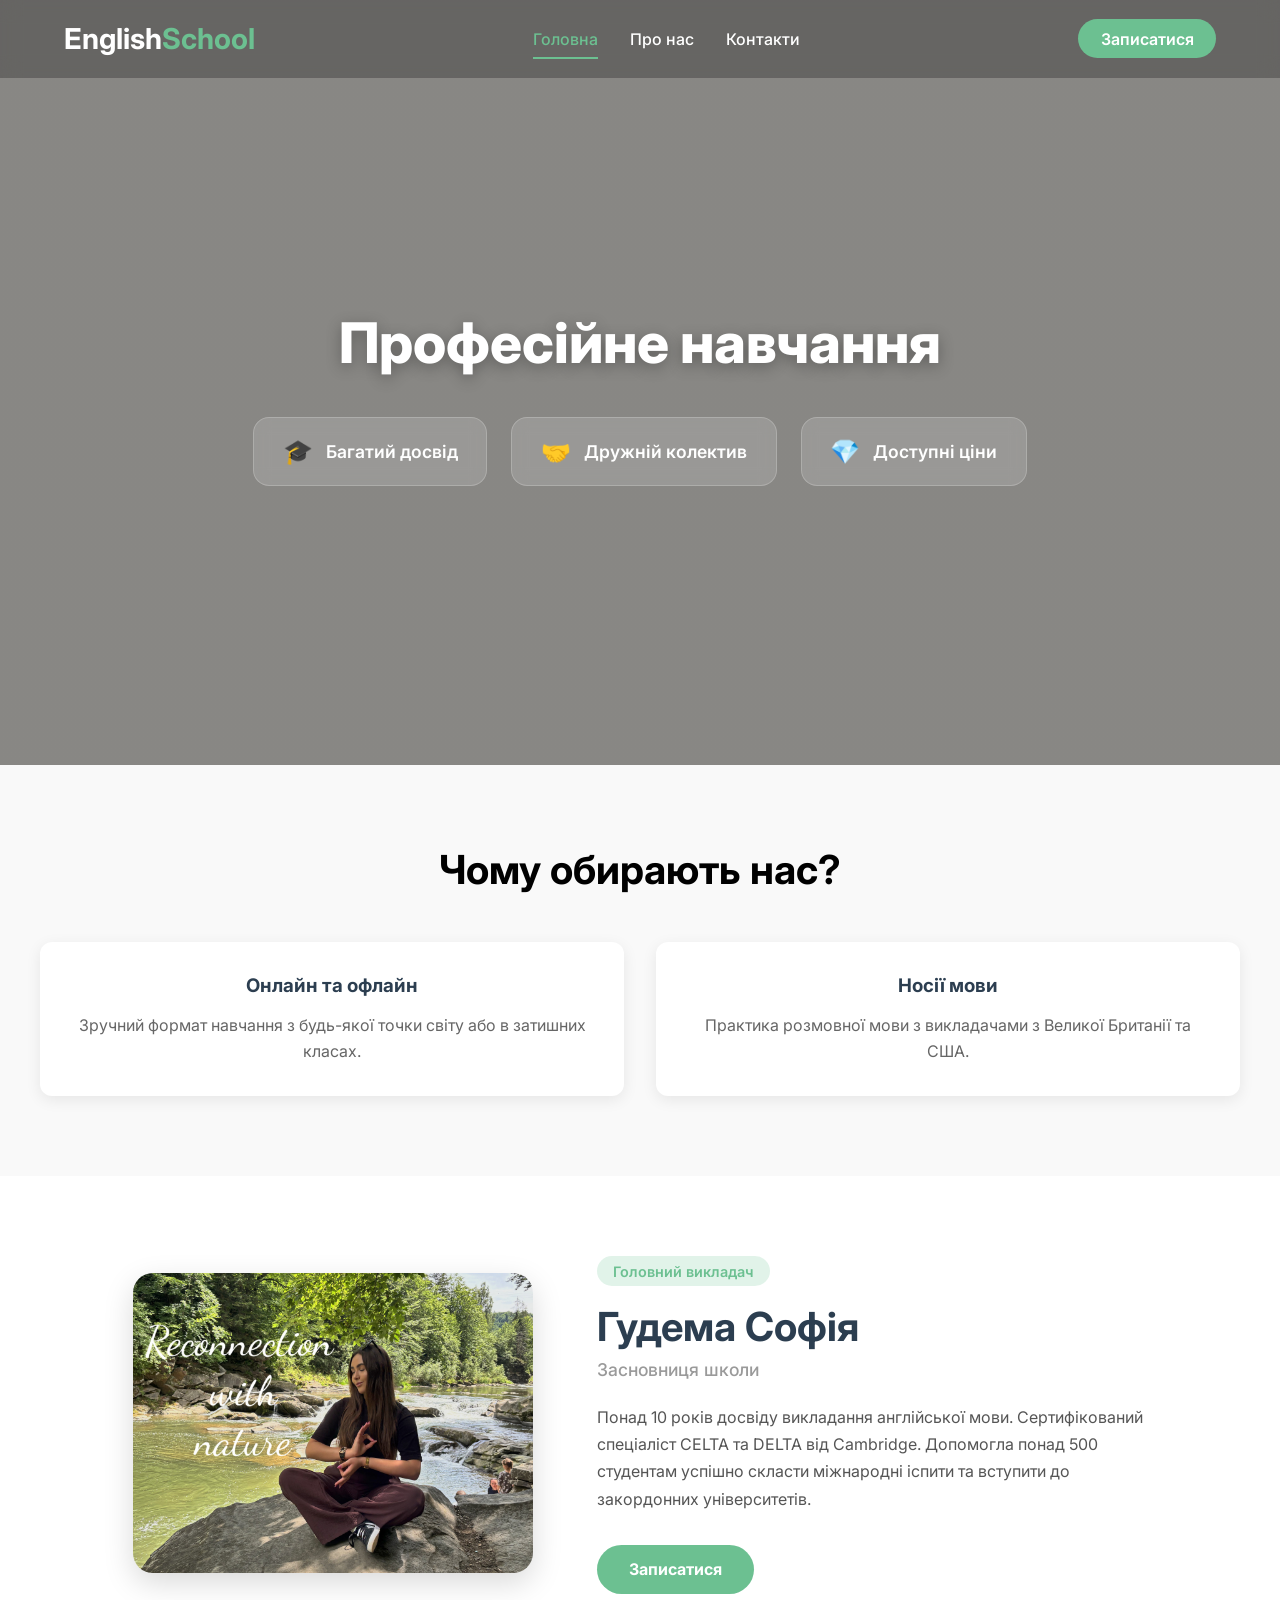
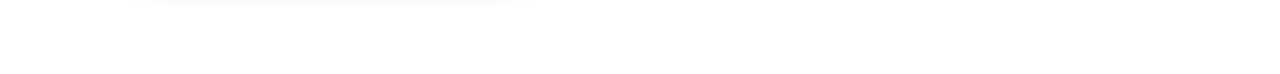
<file: index.html>
<!DOCTYPE html>
<html lang="uk">
<head>
    <meta charset="UTF-8">
    <meta name="viewport" content="width=device-width, initial-scale=1.0">
    <title>EnglishSchool</title>
    <link rel="preconnect" href="https://fonts.googleapis.com">
    <link rel="preconnect" href="https://fonts.gstatic.com" crossorigin>
    <link href="https://fonts.googleapis.com/css2?family=Inter:ital,opsz,wght@0,14..32,100..900;1,14..32,100..900&family=Roboto+Condensed:ital,wght@0,100..900;1,100..900&display=swap" rel="stylesheet">
    <link rel="stylesheet" href="style.css">
</head>
<body>
    <section class="header-section">
        <header class="header">
            <h3 class="logo">English<span>School</span></h3>
            <nav class="nav-menu">
                <ul>
                    <li><a href="#" class="active">Головна</a></li>
                    <li><a href="#about-teacher">Про нас</a></li>
                    <li><a href="https://www.instagram.com/h.sofi.m?stkn=dm1hYTZ1bGk5NTBt" target="_blank" rel="noopener noreferrer">Контакти</a></li>
                </ul>
            </nav>
            <a href="register.html" target="_blank" class="header-btn">Записатися</a>
        </header>

        <div class="englishschool-container">
            <h1>Професійне навчання</h1>
            
            <div class="englishschool-elements">
                <div class="element">
                    <span class="element-icon">🎓</span>
                    <h3>Багатий досвід</h3>
                </div>
                <div class="element">
                    <span class="element-icon">🤝</span>
                    <h3>Дружній колектив</h3>
                </div>
                <div class="element">
                    <span class="element-icon">💎</span>
                    <h3>Доступні ціни</h3>
                </div>
            </div>
        </div>
    </section>

    <section class="about-section">
        <div class="container">
            <h2>Чому обирають нас?</h2>
            <div class="cards-grid">
                <article class="card">
                    <h3>Онлайн та офлайн</h3>
                    <p>Зручний формат навчання з будь-якої точки світу або в затишних класах.</p>
                </article>

                <article class="card">
                    <h3>Носії мови</h3>
                    <p>Практика розмовної мови з викладачами з Великої Британії та США.</p>
                </article> 
            </div>
        </div>
    </section>   

    <section class="teacher-section" id="about-teacher">
        <div class="container teacher-container">
            <div class="teacher-image">
                <img src="images/teacher.jpg" alt="Фото викладача">
            </div>
            <div class="teacher-info">
                <span class="teacher-badge">Головний викладач</span>
                <h2>Гудема Софія</h2>
                <p class="teacher-subtitle">Засновниця школи </p>
                <p class="teacher-description">
                    Понад 10 років досвіду викладання англійської мови. Сертифікований спеціаліст CELTA та DELTA від Cambridge. Допомогла понад 500 студентам успішно скласти міжнародні іспити та вступити до закордонних університетів.
                </p>
                <a href="register.html" target="_blank" class="teacher-btn">Записатися</a>
            </div>
        </div>
    </section>
</body>
</html>
</file>
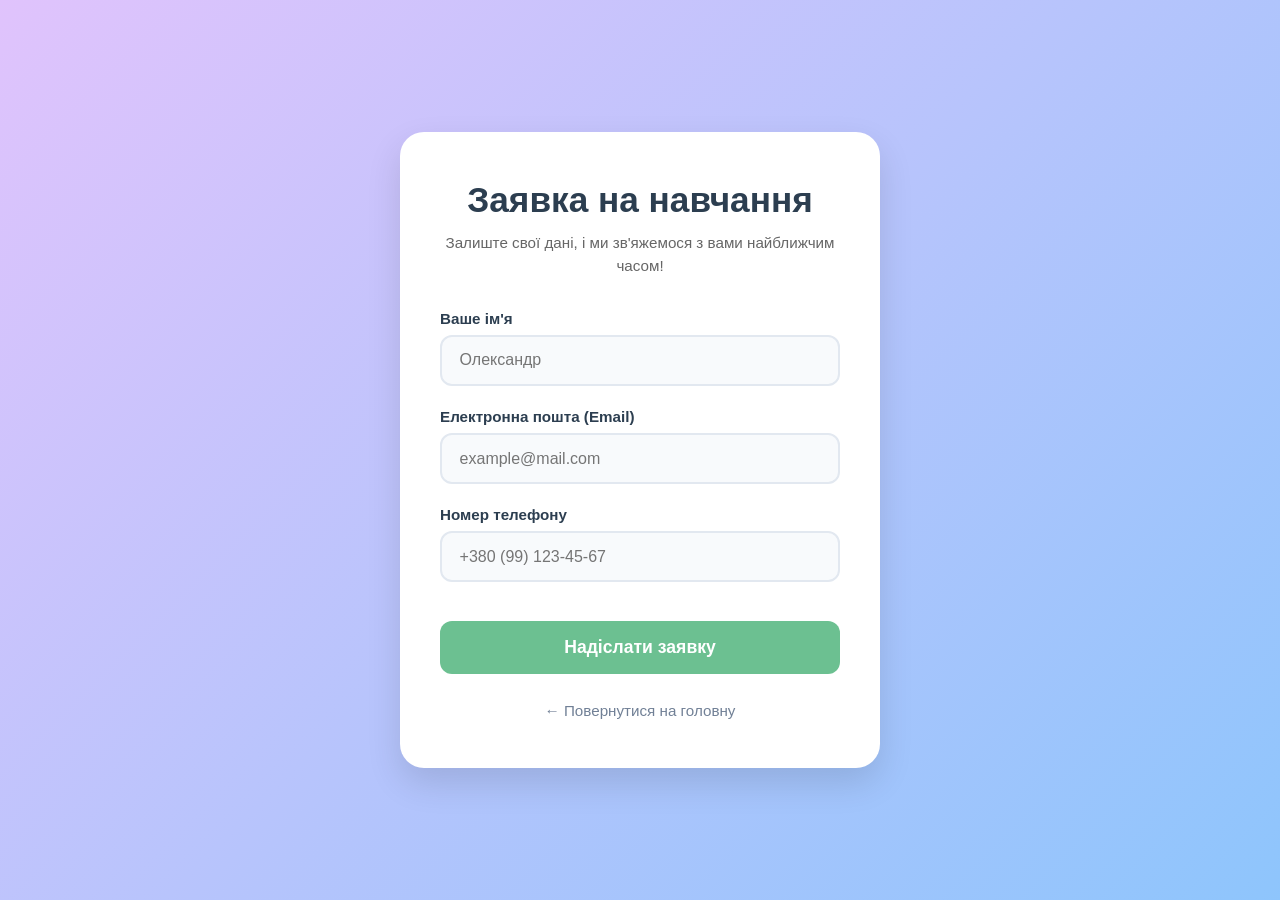
<file: register.html>
<!DOCTYPE html>
<html lang="uk">
<head>
    <meta charset="UTF-8">
    <meta name="viewport" content="width=device-width, initial-scale=1.0">
    <title>Запис на навчання | EnglishSchool</title>
    <link rel="stylesheet" href="style.css">
    <style>
    * {
        box-sizing: border-box;
        margin: 0;
        padding: 0;
        font-family: "Inter", sans-serif;
    }

    body {
        background: linear-gradient(135deg, #e0c3fc 0%, #8ec5fc 100%);
        min-height: 100vh;
        display: flex;
        justify-content: center;
        align-items: center;
        padding: 2rem 1rem;
    }

    .form-card {
        background: #ffffff;
        padding: 3rem 2.5rem;
        border-radius: 24px;
        box-shadow: 0 15px 35px rgba(0, 0, 0, 0.12);
        max-width: 480px;
        width: 100%;
        text-align: center;
    }

    .form-card h2 {
        color: #2c3e50;
        margin-bottom: 0.8rem;
        font-size: 2.2rem;
        font-weight: 700;
    }

    .form-card p {
        color: #666666;
        margin-bottom: 2rem;
        font-size: 0.95rem;
        line-height: 1.5;
    }

    .form-group {
        text-align: left;
        margin-bottom: 1.4rem;
        width: 100%;
    }

    .form-group label {
        display: block;
        margin-bottom: 0.5rem;
        color: #2c3e50;
        font-weight: 600;
        font-size: 0.95rem;
    }

    .form-group input {
        width: 100%;
        display: block;
        padding: 0.9rem 1.1rem;
        border: 2px solid #e2e8f0;
        border-radius: 12px;
        font-size: 1rem;
        outline: none;
        background-color: #f8fafc;
        transition: all 0.3s ease;
    }

    .form-group input:focus {
        border-color: #6cc091;
        background-color: #ffffff;
        box-shadow: 0 0 0 4px rgba(108, 192, 145, 0.15);
    }

    .submit-btn {
        width: 100%;
        padding: 1rem;
        background-color: #6cc091;
        color: #ffffff;
        border: none;
        border-radius: 12px;
        font-size: 1.1rem;
        font-weight: 700;
        cursor: pointer;
        margin-top: 1rem;
        transition: all 0.3s ease;
    }

    .submit-btn:hover {
        background-color: #5ab182;
        transform: translateY(-2px);
        box-shadow: 0 5px 15px rgba(108, 192, 145, 0.3);
    }

    .back-link {
        display: inline-block;
        margin-top: 1.8rem;
        color: #718096;
        text-decoration: none;
        font-size: 0.95rem;
        font-weight: 500;
        transition: color 0.3s ease;
    }

    .back-link:hover {
        color: #2c3e50;
    }
</style>
    </style>
</head>
<body>

    <div class="form-card">
        <h2>Заявка на навчання</h2>
        <p>Залиште свої дані, і ми зв'яжемося з вами найближчим часом!</p>

        <form action="#" method="POST">
            <div class="form-group">
                <label for="name">Ваше ім'я</label>
                <input type="text" id="name" name="name" placeholder="Олександр" required>
            </div>

            <div class="form-group">
                <label for="email">Електронна пошта (Email)</label>
                <input type="email" id="email" name="email" placeholder="example@mail.com" required>
            </div>

            <div class="form-group">
                <label for="phone">Номер телефону</label>
                <input type="tel" id="phone" name="phone" placeholder="+380 (99) 123-45-67" required>
            </div>

            <button type="submit" class="submit-btn">Надіслати заявку</button>
        </form>

        <a href="index.html" class="back-link">← Повернутися на головну</a>
    </div>

</body>
</html>
</file>
<file: style.css>
:root {
    --green: #6cc091;
    --green-hover: #5ab182;
    --grey: #9a9a9a;
    --black: #000000;
    --dark-blue: #2c3e50;
    --pearl-white: #f8f6f0;
    --pearl-gradient: linear-gradient(135deg, #e0c3fc 0%, #8ec5fc 100%);
}

* {
    margin: 0;
    padding: 0;
    box-sizing: border-box;
    font-family: "Inter", sans-serif;
}

html, body {
    width: 100%;
    overflow-x: hidden; /* Запобігає появі білої смуги праворуч */
    background-color: var(--pearl-white);
    color: #333333;
    scroll-behavior: smooth;
}

/* ==================== 1. ШАПКА ТА HERO-СЕКЦІЯ ==================== */

.header-section {
    position: relative;
    background: linear-gradient(rgba(0, 0, 0, 0.45), rgba(0, 0, 0, 0.45)), 
                url('https://images.unsplash.com/photo-1503676260728-1c00da094a0b?q=80&w=1600&auto=format&fit=crop') center/cover no-repeat;
    min-height: 85vh;
    display: flex;
    flex-direction: column;
    justify-content: space-between;
    padding-bottom: 3rem;
    width: 100%;
}

.header {
    display: flex;
    justify-content: space-between;
    align-items: center;
    padding: 1.2rem 5%;
    background: rgba(0, 0, 0, 0.25);
    backdrop-filter: blur(10px);
    position: sticky;
    top: 0;
    z-index: 100;
    width: 100%;
}

.logo {
    color: #ffffff;
    font-size: 1.8rem;
    font-weight: 700;
}

.logo span {
    color: var(--green);
}

/* Меню навігації */
.nav-menu ul {
    display: flex;
    gap: 2rem;
    list-style: none;
}

.nav-menu a {
    color: #ffffff;
    text-decoration: none;
    font-size: 1rem;
    font-weight: 500;
    transition: color 0.3s ease;
    padding: 0.5rem 0;
}

.nav-menu a:hover,
.nav-menu a.active {
    color: var(--green);
    border-bottom: 2px solid var(--green);
}

/* Кнопка у шапці */
.header-btn {
    background-color: var(--green);
    color: #ffffff;
    padding: 0.6rem 1.4rem;
    border-radius: 25px;
    text-decoration: none;
    font-weight: 600;
    transition: background-color 0.3s ease, transform 0.2s ease;
    white-space: nowrap;
}

.header-btn:hover {
    background-color: var(--green-hover);
    transform: translateY(-2px);
}

/* Головний контент шапки */
.englishschool-container {
    text-align: center;
    color: #ffffff;
    padding: 2rem 1rem;
    margin: auto 0;
    width: 100%;
}

.englishschool-container h1 {
    font-size: 3.5rem;
    font-weight: 800;
    margin-bottom: 2.5rem;
    text-shadow: 0 4px 15px rgba(0, 0, 0, 0.3);
}

/* Плашки переваг */
.englishschool-elements {
    display: flex;
    justify-content: center;
    gap: 1.5rem;
    flex-wrap: wrap;
    max-width: 900px;
    margin: 0 auto;
    width: 100%;
}

.element {
    background: rgba(255, 255, 255, 0.15);
    backdrop-filter: blur(8px);
    border: 1px solid rgba(255, 255, 255, 0.2);
    padding: 1.2rem 1.8rem;
    border-radius: 16px;
    display: flex;
    align-items: center;
    gap: 0.8rem;
    transition: transform 0.3s ease, background 0.3s ease;
}

.element:hover {
    transform: translateY(-5px);
    background: rgba(255, 255, 255, 0.25);
}

.element-icon {
    font-size: 1.5rem;
}

.element h3 {
    font-size: 1.1rem;
    color: #ffffff;
    font-weight: 600;
}

/* ==================== 2. СЕКЦІЯ "ПРО НАС" ==================== */

.about-section {
    padding: 5rem 2rem;
    background-color: #f9f9f9;
    text-align: center;
    width: 100%;
}

.about-section h2 {
    font-size: 2.5rem;
    margin-bottom: 3rem;
    color: var(--black);
}

.container {
    max-width: 1200px;
    margin: 0 auto;
    width: 100%;
}

.cards-grid {
    display: flex;
    justify-content: center;
    gap: 2rem;
    flex-wrap: wrap;
    width: 100%;
}

.card {
    background-color: #ffffff;
    padding: 2rem;
    border-radius: 12px;
    box-shadow: 0 4px 15px rgba(0, 0, 0, 0.08);
    flex: 1;
    min-width: 250px;
    transition: transform 0.3s ease, box-shadow 0.3s ease;
}

.card:hover {
    transform: translateY(-8px);
    box-shadow: 0 8px 25px rgba(0, 0, 0, 0.15);
}

.card h3 {
    margin-bottom: 1rem;
    color: var(--dark-blue);
}

.card p {
    color: #666666;
    line-height: 1.6;
}

/* ==================== 3. СЕКЦІЯ ВИКЛАДАЧА ==================== */

.teacher-section {
    padding: 5rem 2rem;
    background-color: #ffffff;
    width: 100%;
}

.teacher-container {
    display: flex;
    align-items: center;
    justify-content: center;
    gap: 4rem;
    flex-wrap: wrap;
    width: 100%;
}

.teacher-image {
    flex: 1;
    max-width: 400px;
    width: 100%;
}

.teacher-image img {
    width: 100%;
    height: auto;
    border-radius: 20px;
    box-shadow: 0 10px 30px rgba(0, 0, 0, 0.15);
    object-fit: cover;
}

.teacher-info {
    flex: 1;
    max-width: 550px;
    text-align: left;
    width: 100%;
}

.teacher-badge {
    display: inline-block;
    background-color: rgba(108, 192, 145, 0.2);
    color: var(--green);
    padding: 0.4rem 1rem;
    border-radius: 20px;
    font-size: 0.9rem;
    font-weight: 600;
    margin-bottom: 1rem;
}

.teacher-info h2 {
    font-size: 2.5rem;
    color: var(--dark-blue);
    margin-bottom: 0.5rem;
}

.teacher-subtitle {
    font-size: 1.1rem;
    color: var(--grey);
    font-weight: 500;
    margin-bottom: 1.5rem;
}

.teacher-description {
    font-size: 1rem;
    color: #555555;
    line-height: 1.7;
    margin-bottom: 2rem;
}

.teacher-btn {
    display: inline-block;
    padding: 0.9rem 2rem;
    background-color: var(--green);
    color: #ffffff;
    text-decoration: none;
    border-radius: 30px;
    font-weight: bold;
    transition: background-color 0.3s ease, transform 0.2s ease;
}

.teacher-btn:hover {
    background-color: var(--green-hover);
    transform: translateY(-2px);
}

/* ==================== 4. АДАПТИВНІСТЬ ДЛЯ ТЕЛЕФОНІВ (MOBILE) ==================== */

@media (max-width: 768px) {
    .header {
        flex-direction: column;
        gap: 0.8rem;
        padding: 1rem 0.5rem;
        text-align: center;
    }

    .nav-menu ul {
        gap: 1rem;
        justify-content: center;
        flex-wrap: wrap;
    }

    .nav-menu a {
        font-size: 0.95rem;
    }

    .englishschool-container h1 {
        font-size: 2rem;
        margin-bottom: 1.5rem;
    }

    .englishschool-elements {
        flex-direction: column;
        align-items: center;
        gap: 0.8rem;
    }

    .element {
        width: 90%;
        justify-content: center;
    }

    .about-section, 
    .teacher-section {
        padding: 2.5rem 1rem;
    }

    .about-section h2,
    .teacher-info h2 {
        font-size: 1.8rem;
    }

    .teacher-container {
        flex-direction: column;
        text-align: center;
        gap: 2rem;
    }

    .teacher-info {
        text-align: center;
    }

    .cards-grid {
        flex-direction: column;
    }

    .card {
        min-width: 100%;
    }
}
</file>
